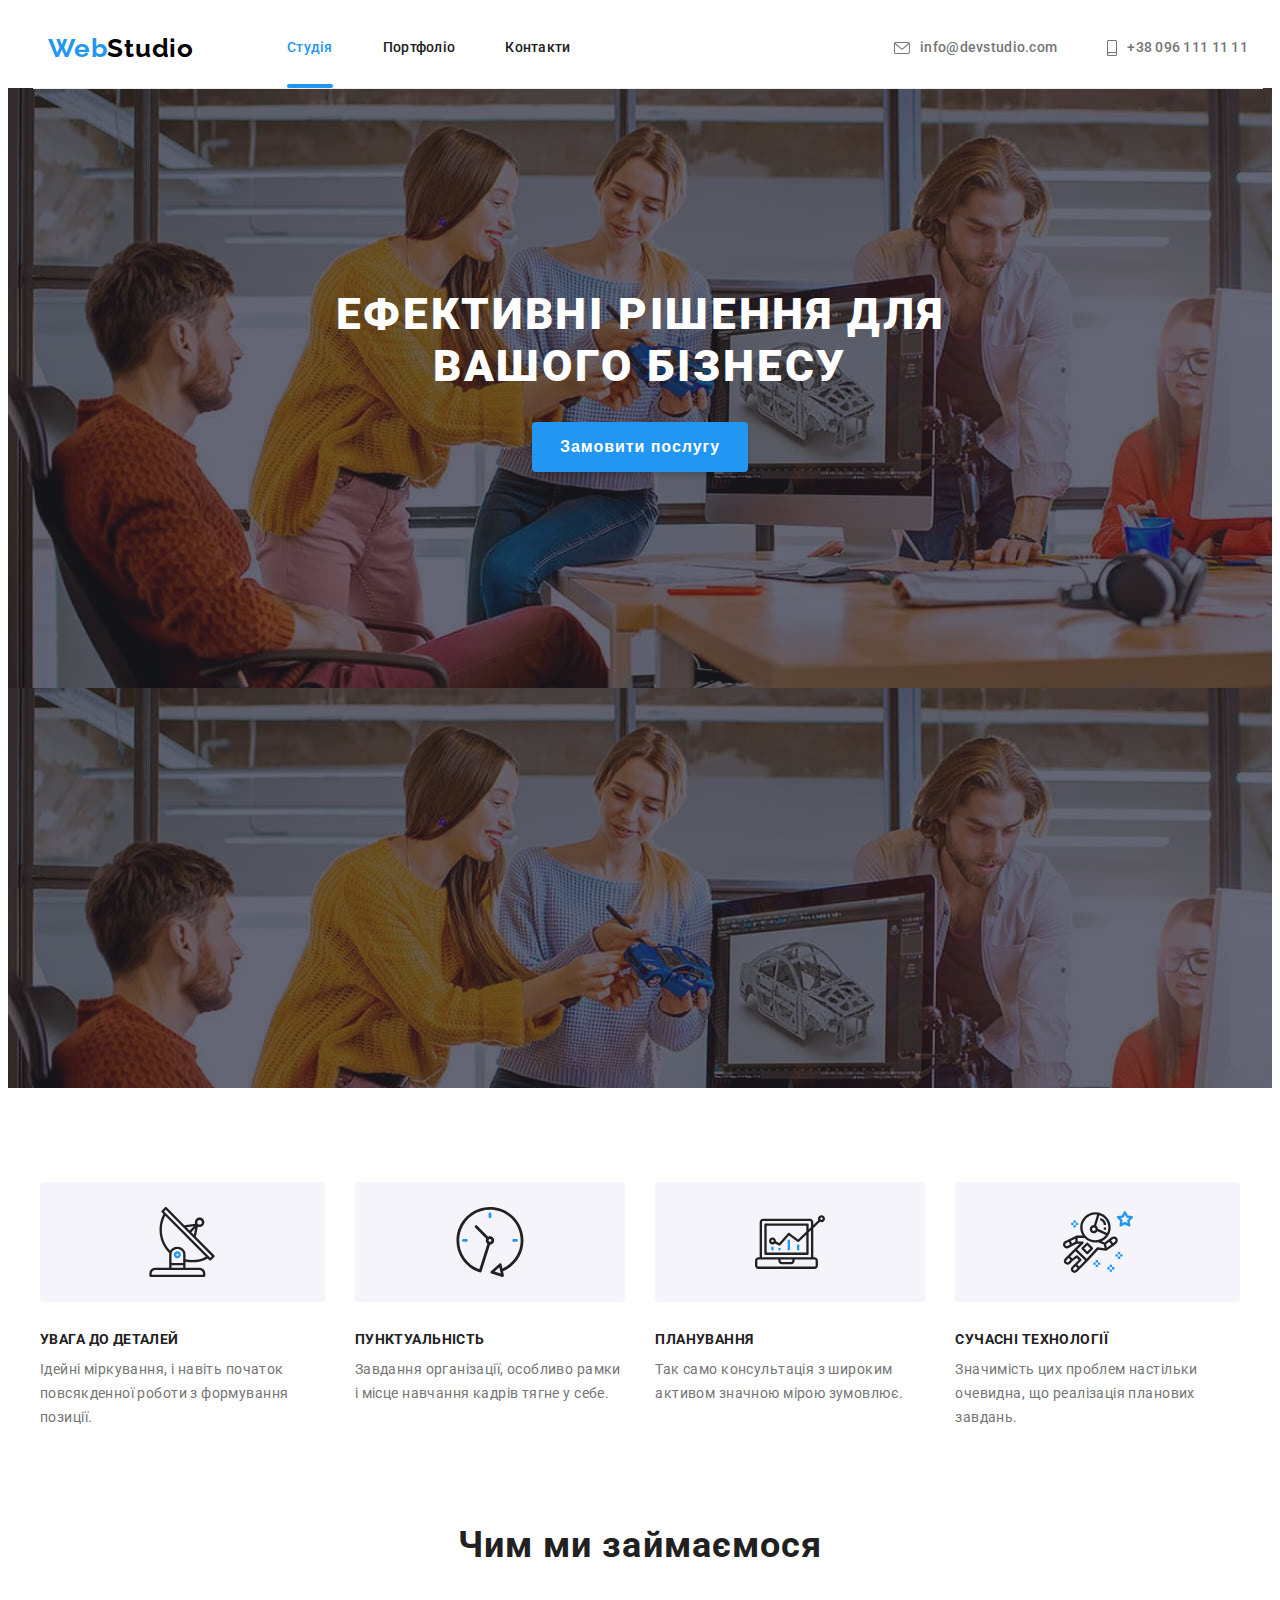
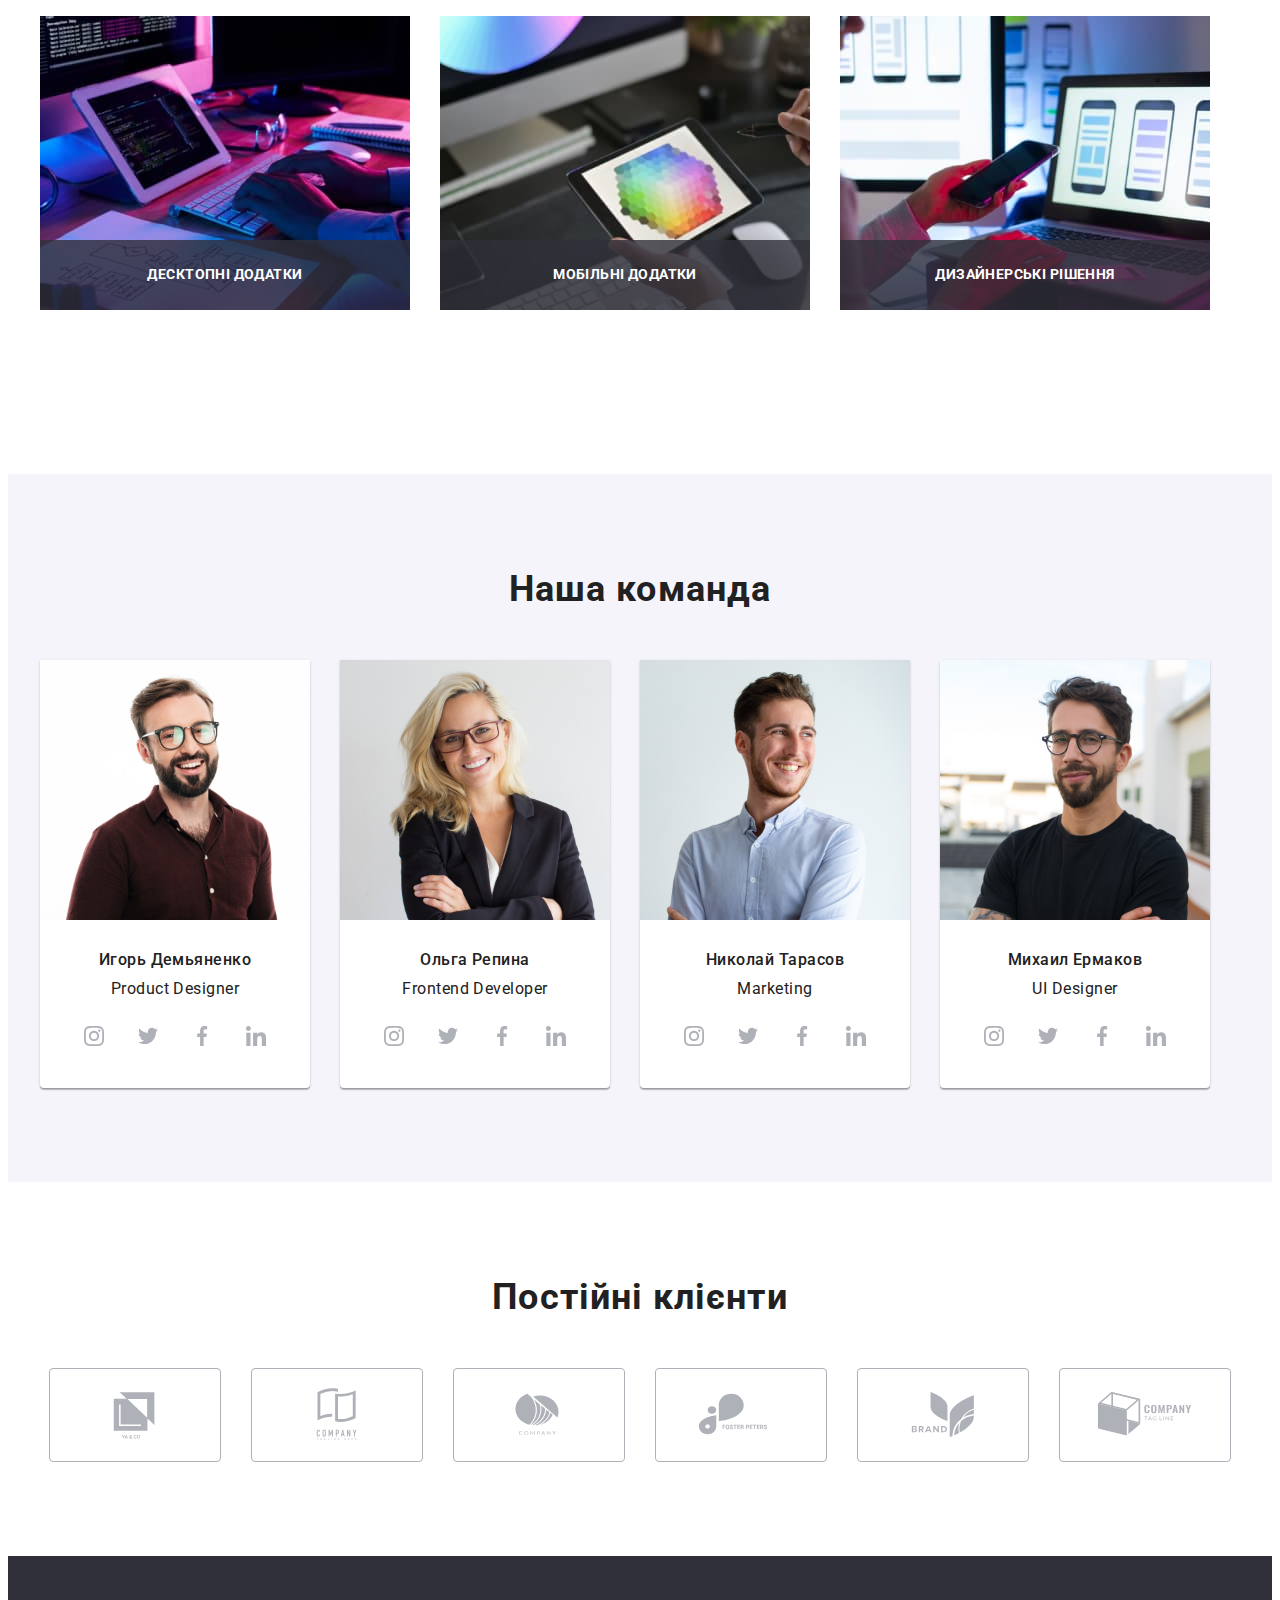
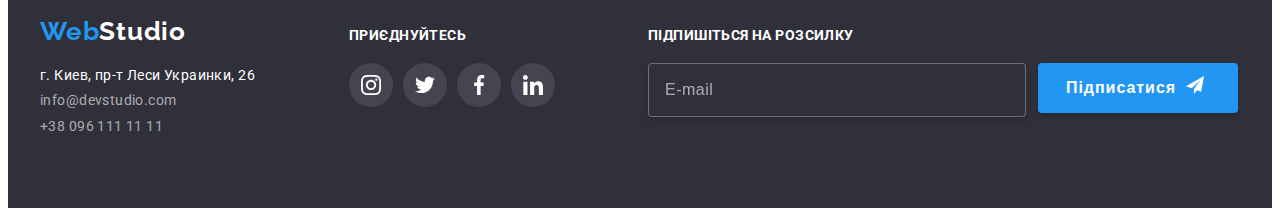
<file: index.html>
<!DOCTYPE html>
<html lang="ru">
  <head>
    <meta charset="UTF-8" />
    <meta http-equiv="X-UA-Compatible" content="IE=edge" />
    <meta name="viewport" content="width=device-width, initial-scale=1.0" />
    <title>Studio</title>
    <link rel="preconnect" href="https://fonts.googleapis.com" />
    <link rel="preconnect" href="https://fonts.gstatic.com" crossorigin />
    <link
      href="https://fonts.googleapis.com/css2?family=Raleway:wght@700&family=Roboto:wght@400;500;700;900&display=swap"
      rel="stylesheet"
    />
    <link
      rel="stylesheet"
      href="https://cdnjs.cloudflare.com/ajax/libs/modern-normalize/1.1.0/modern-normalize.min.css"
      integrity="sha512-wpPYUAdjBVSE4KJnH1VR1HeZfpl1ub8YT/NKx4PuQ5NmX2tKuGu6U/JRp5y+Y8XG2tV+wKQpNHVUX03MfMFn9Q=="
      crossorigin="anonymous"
      referrerpolicy="no-referrer"
    />
    <link rel="stylesheet" href="./css/styles.css" />
  </head>
  <body>
    <header class="header">
      <div class="container header-container">
        <nav class="header-nav">
          <a lang="en" href="" class="link logo-base logo-mar">
            <span class="logo-web">Web</span><span class="logo-Stu-header">Studio</span>
          </a>
          <ul class="header-list list">
            <li><a href="./index.html" class="header-item link choice">Студія</a></li>
            <li><a href="./portfolio.html" class="header-item link">Портфоліо</a></li>
            <li><a href="" class="header-item link">Контакти</a></li>
          </ul>
        </nav>
        <ul class="header-list list">
          <li class="header-list-item">
            <a lang="en" href="mailto:info@devstudio.com" class="header-mail link">
              <svg class="header-link-icon" width="16" height="12">
                <use href="./images/icon.svg#icon-envelope"></use></svg
              >info@devstudio.com
            </a>
          </li>
          <li class="header-list-item">
            <a lang="en" href="telto:+380961111111" class="header-tel link">
              <svg class="header-link-icon" width="10px" height="16px">
                <use href="./images/icon.svg#icon-smartphone"></use></svg
              >+38 096 111 11 11
            </a>
          </li>
        </ul>
      </div>
    </header>

    <main class="main">
      <section class="hero">
        <div class="container">
          <h1 class="hero-title">Ефективні рішення для вашого бізнесу</h1>
          <button type="button" class="hero-btn" data-modal-open>Замовити послугу</button>
        </div>
      </section>

      <section class="skill">
        <div class="container">
          <ul class="skill-list list">
            <li class="skill-item">
              <div class="skill-item-box">
                <svg class="skill-item-icon">
                  <use href="./images/icon.svg#icon-antenna"></use>
                </svg>
              </div>
              <h3 class="skill-title">Увага до деталей</h3>
              <p class="skill-after-title">
                Ідейні міркування, і навіть початок повсякденної роботи з формування позиції.
              </p>
            </li>
            <li class="skill-item">
              <div class="skill-item-box">
                <svg class="skill-item-icon">
                  <use href="./images/icon.svg#icon-clock"></use>
                </svg>
              </div>
              <h3 class="skill-title">Пунктуальність</h3>
              <p class="skill-after-title">
                Завдання організації, особливо рамки і місце навчання кадрів тягне у себе.
              </p>
            </li>
            <li class="skill-item">
              <div class="skill-item-box">
                <svg class="skill-item-icon">
                  <use href="./images/icon.svg#icon-diagram"></use>
                </svg>
              </div>
              <h3 class="skill-title">Планування</h3>
              <p class="skill-after-title">
                Так само консультація з широким активом значною мірою зумовлює.
              </p>
            </li>
            <li class="skill-item">
              <div class="skill-item-box">
                <svg class="skill-item-icon">
                  <use href="./images/icon.svg#icon-astronaut"></use>
                </svg>
              </div>
              <h3 class="skill-title">Сучасні технології</h3>
              <p class="skill-after-title">
                Значимість цих проблем настільки очевидна, що реалізація планових завдань.
              </p>
            </li>
          </ul>
        </div>
      </section>

      <section class="referral section">
        <div class="container">
          <h2 class="referral-title">Чим ми займаємося</h2>
          <ul class="referral-list list">
            <li>
              <img src="./images/example2.jpg" alt="примеры картинок" width="370" height="294" />
              <div class="referral-block">
                <p class="referral-text">Десктопні додатки</p>
              </div>
            </li>
            <li>
              <img src="./images/example3.jpg" alt="примеры картинок" width="370" height="294" />
              <div class="referral-block">
                <p class="referral-text">Мобільні додатки</p>
              </div>
            </li>
            <li>
              <img src="./images/example1.jpg" alt="примеры картинок" width="370" height="294" />
              <div class="referral-block">
                <p class="referral-text">Дизайнерські рішення</p>
              </div>
            </li>
          </ul>
        </div>
      </section>

      <section class="team section">
        <div class="container">
          <h2 class="team-title">Наша команда</h2>
          <ul class="team-list list">
            <li class="team-item">
              <img src="./images/igor.jpg" alt="фото Игорь Демьяненко" width="270" height="260" />
              <div class="team-name">
                <h3 class="team-item-title">Игорь Демьяненко</h3>
                <p class="team-item-after-title">Product Designer</p>
                <ul class="team-name-list list">
                  <li class="team-name-item">
                    <a href="" class="team-name-link link">
                      <svg class="team-name-icon" width="20" height="20">
                        <use href="./images/icon.svg#icon-instagram"></use>
                      </svg>
                    </a>
                  </li>
                  <li class="team-name-item">
                    <a href="" class="team-name-link link">
                      <svg class="team-name-icon" width="20" height="20">
                        <use href="./images/icon.svg#icon-twitter"></use>
                      </svg>
                    </a>
                  </li>
                  <li class="team-name-item">
                    <a href="" class="team-name-link link">
                      <svg class="team-name-icon" width="20" height="20">
                        <use href="./images/icon.svg#icon-facebook"></use>
                      </svg>
                    </a>
                  </li>
                  <li class="team-name-item">
                    <a href="" class="team-name-link link">
                      <svg class="team-name-icon" width="20" height="20">
                        <use href="./images/icon.svg#icon-linkedin"></use>
                      </svg>
                    </a>
                  </li>
                </ul>
              </div>
            </li>

            <li class="team-item">
              <img src="./images/olga.jpg" alt="фото Ольга Репина" width="270" height="260" />
              <div class="team-name">
                <h3 class="team-item-title">Ольга Репина</h3>
                <p class="team-item-after-title">Frontend Developer</p>
                <ul class="team-name-list list">
                  <li class="team-name-item">
                    <a href="" class="team-name-link link">
                      <svg class="team-name-icon" width="20" height="20">
                        <use href="./images/icon.svg#icon-instagram"></use>
                      </svg>
                    </a>
                  </li>
                  <li class="team-name-item">
                    <a href="" class="team-name-link link">
                      <svg class="team-name-icon" width="20" height="20">
                        <use href="./images/icon.svg#icon-twitter"></use>
                      </svg>
                    </a>
                  </li>
                  <li class="team-name-item">
                    <a href="" class="team-name-link link">
                      <svg class="team-name-icon" width="20" height="20">
                        <use href="./images/icon.svg#icon-facebook"></use>
                      </svg>
                    </a>
                  </li>
                  <li class="team-name-item">
                    <a href="" class="team-name-link link">
                      <svg class="team-name-icon" width="20" height="20">
                        <use href="./images/icon.svg#icon-linkedin"></use>
                      </svg>
                    </a>
                  </li>
                </ul>
              </div>
            </li>

            <li class="team-item">
              <img src="./images/koly.jpg" alt="фото Николай Тарасов" width="270" height="260" />
              <div class="team-name">
                <h3 class="team-item-title">Николай Тарасов</h3>
                <p class="team-item-after-title">Marketing</p>
                <ul class="team-name-list list">
                  <li class="team-name-item">
                    <a href="" class="team-name-link link">
                      <svg class="team-name-icon" width="20" height="20">
                        <use href="./images/icon.svg#icon-instagram"></use>
                      </svg>
                    </a>
                  </li>
                  <li class="team-name-item">
                    <a href="" class="team-name-link link">
                      <svg class="team-name-icon" width="20" height="20">
                        <use href="./images/icon.svg#icon-twitter"></use>
                      </svg>
                    </a>
                  </li>
                  <li class="team-name-item">
                    <a href="" class="team-name-link link">
                      <svg class="team-name-icon" width="20" height="20">
                        <use href="./images/icon.svg#icon-facebook"></use>
                      </svg>
                    </a>
                  </li>
                  <li class="team-name-item">
                    <a href="" class="team-name-link link">
                      <svg class="team-name-icon" width="20" height="20">
                        <use href="./images/icon.svg#icon-linkedin"></use>
                      </svg>
                    </a>
                  </li>
                </ul>
              </div>
            </li>

            <li class="team-item">
              <img src="./images/misha.jpg" alt="фото Михаил Ермаков" width="270" height="260" />
              <div class="team-name">
                <h3 class="team-item-title">Михаил Ермаков</h3>
                <p class="team-item-after-title">UI Designer</p>
                <ul class="team-name-list list">
                  <li class="team-name-item">
                    <a href="" class="team-name-link link">
                      <svg class="team-name-icon" width="20" height="20">
                        <use href="./images/icon.svg#icon-instagram"></use>
                      </svg>
                    </a>
                  </li>
                  <li class="team-name-item">
                    <a href="" class="team-name-link link">
                      <svg class="team-name-icon" width="20" height="20">
                        <use href="./images/icon.svg#icon-twitter"></use>
                      </svg>
                    </a>
                  </li>
                  <li class="team-name-item">
                    <a href="" class="team-name-link link">
                      <svg class="team-name-icon" width="20" height="20">
                        <use href="./images/icon.svg#icon-facebook"></use>
                      </svg>
                    </a>
                  </li>
                  <li class="team-name-item">
                    <a href="" class="team-name-link link">
                      <svg class="team-name-icon" width="20" height="20">
                        <use href="./images/icon.svg#icon-linkedin"></use>
                      </svg>
                    </a>
                  </li>
                </ul>
              </div>
            </li>
          </ul>
        </div>
      </section>

      <section class="customers section">
        <div class="container">
          <h2 class="team-title">Постійні клієнти</h2>
          <ul class="customers-list list">
            <li class="customers-item">
              <a href="" class="customers-link link">
                <svg class="customers-icon">
                  <use href="./images/icon.svg#icon-Logo-1"></use>
                </svg>
              </a>
            </li>
            <li class="customers-item">
              <a href="" class="customers-link">
                <svg class="customers-icon">
                  <use href="./images/icon.svg#icon-Logo-2"></use>
                </svg>
              </a>
            </li>
            <li class="customers-item">
              <a href="" class="customers-link">
                <svg class="customers-icon">
                  <use href="./images/icon.svg#icon-Logo-3"></use>
                </svg>
              </a>
            </li>
            <li class="customers-item">
              <a href="" class="customers-link">
                <svg class="customers-icon">
                  <use href="./images/icon.svg#icon-Logo-4"></use>
                </svg>
              </a>
            </li>
            <li class="customers-item">
              <a href="" class="customers-link">
                <svg class="customers-icon">
                  <use href="./images/icon.svg#icon-Logo-5"></use>
                </svg>
              </a>
            </li>
            <li class="customers-item">
              <a href="" class="customers-link">
                <svg class="customers-icon">
                  <use href="./images/icon.svg#icon-Logo-6"></use>
                </svg>
              </a>
            </li>
          </ul>
        </div>
      </section>
    </main>

    <footer class="footer">
      <div class="container footer-container">
        <div class="footer-block-adres">
          <a lang="en" href="" class="footer-logo link logo-base">
            <span class="logo-web">Web</span><span class="logo-Stu-footer">Studio</span>
          </a>
          <address class="footer-addres list">
            <p>г. Киев, пр-т Леси Украинки, 26</p>
            <ul class="footer-list list">
              <li class="footer-addres-list">
                <a
                  lang="en"
                  href="mailto:info@devstudio.com"
                  class="footer-addres-contact footer-mail link"
                  >info@devstudio.com
                </a>
              </li>
              <li>
                <a lang="en" href="telto:+380961111111" class="footer-addres-contact link"
                  >+38 096 111 11 11
                </a>
              </li>
            </ul>
          </address>
        </div>
        <div class="footer-soc">
          <h3 class="footer-title">приєднуйтесь</h3>
          <ul class="footer-soc-list list">
            <li class="footer-soc-item">
              <a href="" class="footer-soc-link">
                <svg class="footer-soc-icon" width="20" height="20">
                  <use href="./images/icon.svg#icon-instagram"></use>
                </svg>
              </a>
            </li>
            <li class="footer-soc-item">
              <a href="" class="footer-soc-link">
                <svg class="footer-soc-icon" width="20" height="20">
                  <use href="./images/icon.svg#icon-twitter"></use>
                </svg>
              </a>
            </li>
            <li class="footer-soc-item">
              <a href="" class="footer-soc-link">
                <svg class="footer-soc-icon" width="20" height="20">
                  <use href="./images/icon.svg#icon-facebook"></use>
                </svg>
              </a>
            </li>
            <li class="footer-soc-item">
              <a href="" class="footer-soc-link">
                <svg class="footer-soc-icon" width="20" height="20">
                  <use href="./images/icon.svg#icon-linkedin"></use>
                </svg>
              </a>
            </li>
          </ul>
        </div>
        <form>
          <div class="mailing">
            <h3 class="mailing-title">Підпишіться на розсилку</h3>
            <div class="mailing-box">
              <input type="email" name="user-mail" class="mailing-input" placeholder="E-mail" />
              <button type="submit" class="btn-mailing">
                Підписатися
                <svg class="mailing-icon">
                  <use href="./images/icon.svg#icon-send" width="18" height="18"></use>
                </svg>
              </button>
            </div>
          </div>
        </form>
      </div>
    </footer>
    <div class="backdrop is-hidden" data-modal>
      <div class="modal">
        <button type="button" class="btn-close" data-modal-close>
          <svg width="18" height="18">
            <use href="./images/icon.svg#icon-close"></use>
          </svg>
        </button>
        <p class="modal-title">Залиште свої дані, ми вам передзвонимо</p>
        <form class="modal-form">
          <div class="input-field">
            <label class="input-title">Ім'я</label>
            <div class="input-wrap">
              <input type="text" class="form-input" name="user-name" placeholder=" " required />
              <svg class="input-icon">
                <use href="./images/icon.svg#icon-person" width="18" height="18"></use>
              </svg>
            </div>
          </div>
          <div class="input-field">
            <label class="input-title">Телефон</label>
            <div class="input-wrap">
              <input type="text" class="form-input" name="user-fhone" placeholder=" " required />
              <svg class="input-icon">
                <use href="./images/icon.svg#icon-phone" width="18" height="18"></use>
              </svg>
            </div>
          </div>
          <div class="input-field">
            <label class="input-title">Пошта</label>
            <div class="input-wrap">
              <input type="text" class="form-input" name="user-mail" placeholder=" " required />
              <svg class="input-icon">
                <use href="./images/icon.svg#icon-email" width="18" height="18"></use>
              </svg>
            </div>
          </div>
          <label>
            <span class="input-title">Коментар</span>
            <textarea
              name="input-user"
              id="input-user"
              class="coment-input"
              placeholder="Введіть текст"
            ></textarea>
          </label>

          <div class="checkbox-box">
            <input
              type="checkbox"
              class="input-check visually-hidden"
              name="user-policy"
              value="true"
              id="user-policy"
            />
            <label for="user-policy" class="check-text">
              <span class="checkbox-icon">
                <svg class="check-icon">
                  <use href="./images/icon.svg#icon-check"></use>
                </svg> </span
              >Погоджуюся з розсилкою та приймаю
              <a href="" class="check-link">Умови договору</a>
            </label>
          </div>
          <button type="submit" class="btn-submit">Відправити</button>
        </form>
      </div>
    </div>
    <script src="./js/modal.js"></script>
  </body>
</html>
</file>
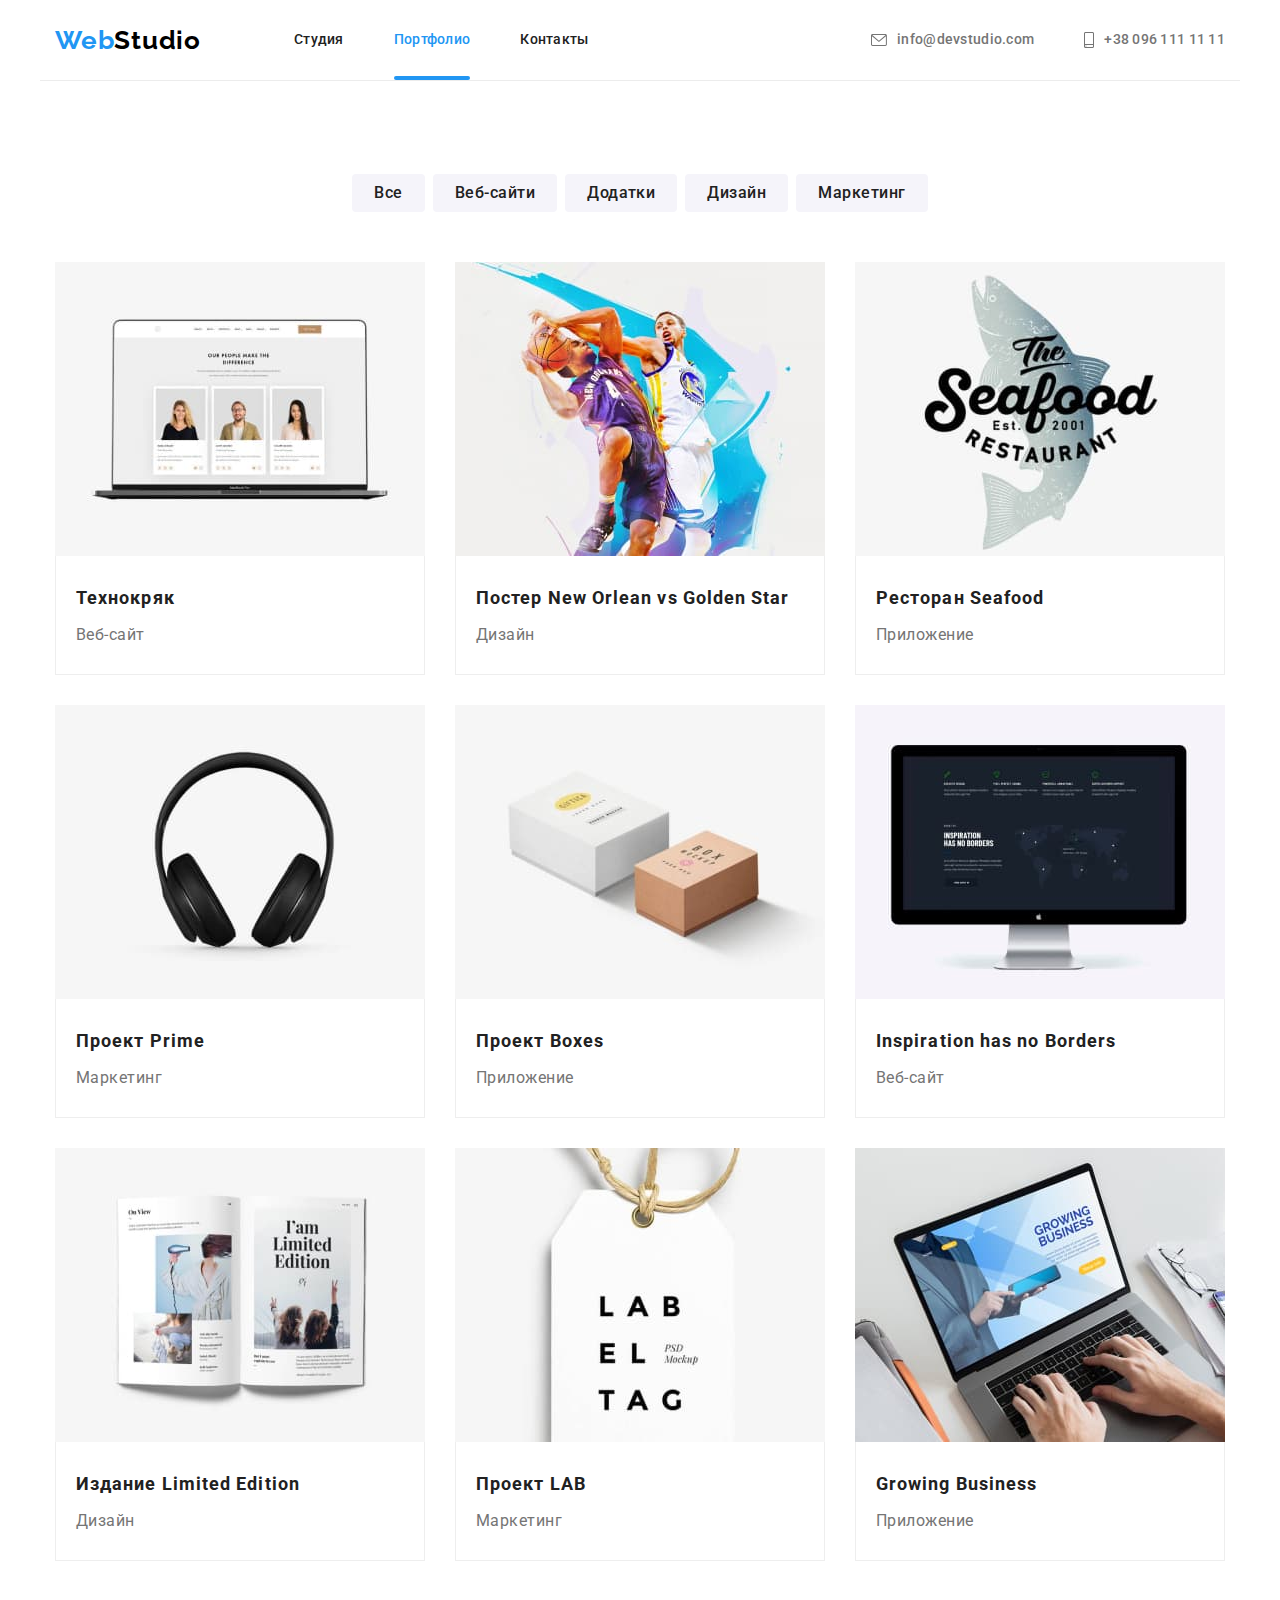
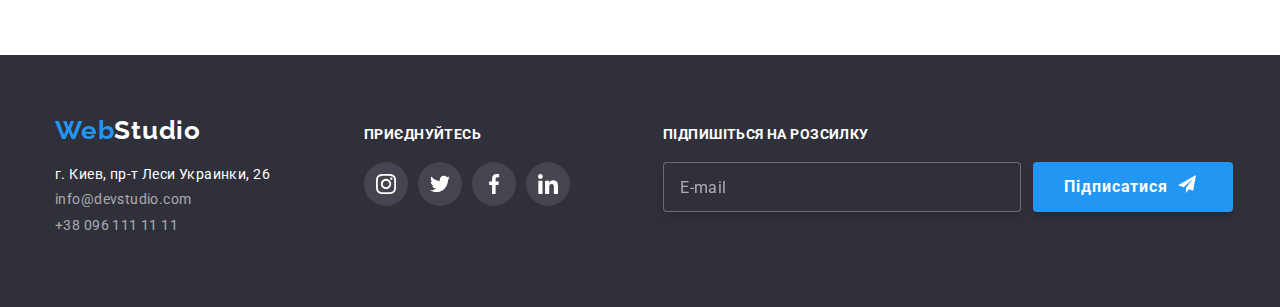
<file: portfolio.html>
<!DOCTYPE html>
<html lang="ru">
  <head>
    <meta charset="UTF-8" />
    <meta http-equiv="X-UA-Compatible" content="IE=edge" />
    <meta name="viewport" content="width=device-width, initial-scale=1.0" />
    <title>Studio</title>
    <link rel="preconnect" href="https://fonts.googleapis.com" />
    <link rel="preconnect" href="https://fonts.gstatic.com" crossorigin />
    <link
      href="https://fonts.googleapis.com/css2?family=Raleway:wght@700&family=Roboto:wght@400;500;700;900&display=swap"
      rel="stylesheet"
    />
    <link
      rel="stylesheet"
      href="https://cdnjs.cloudflare.com/ajax/libs/modern-normalize/1.1.0/modern-normalize.css"
      integrity="sha512-Y0MM+V6ymRKN2zStTqzQ227DWhhp4Mzdo6gnlRnuaNCbc+YN/ZH0sBCLTM4M0oSy9c9VKiCvd4Jk44aCLrNS5Q=="
      crossorigin="anonymous"
      referrerpolicy="no-referrer"
    />
    <link rel="stylesheet" href="./css/styles.css" />
  </head>
  <body>
    <header class="header">
      <div class="container">
        <nav class="header-nav">
          <a lang="en" href="" class="link logo-base"
            ><span class="logo-web">Web</span><span class="logo-Stu-header">Studio</span></a
          >
          <ul class="header-list list">
            <li><a href="./index.html" class="header-item link">Студия</a></li>
            <li><a href="./portfolio.html" class="header-item link choice">Портфолио</a></li>
            <li><a href="" class="header-item link">Контакты</a></li>
          </ul>
        </nav>
        <ul class="header-list list">
          <li class="header-list-item">
            <a lang="en" href="mailto:info@devstudio.com" class="header-mail link">
              <svg class="header-link-icon" width="16" height="12">
                <use href="./images/icon.svg#icon-envelope"></use></svg
              >info@devstudio.com</a
            >
          </li>
          <li class="header-list-item">
            <a lang="en" href="telto:+380961111111" class="header-tel link">
              <svg class="header-link-icon" width="10px" height="16px">
                <use href="./images/icon.svg#icon-smartphone"></use></svg
              >+38 096 111 11 11
            </a>
          </li>
        </ul>
      </div>
    </header>
    <main class="main">
      <section class="section">
        <div class="container">
          <ul class="portfolio-list list">
            <li><button type="button" class="portfolio-list-btn">Все</button></li>
            <li><button type="button" class="portfolio-list-btn">Веб-сайти</button></li>
            <li><button type="button" class="portfolio-list-btn">Додатки</button></li>
            <li><button type="button" class="portfolio-list-btn">Дизайн</button></li>
            <li><button type="button" class="portfolio-list-btn">Маркетинг</button></li>
          </ul>

          <ul class="portfolio-list-pic list">
            <li class="portfolio-list-block">
              <a href="" class="portfolio-link-title link">
                <div class="portfolio-link-block">
                  <img src="./images/portfolio1.jpg" alt="notebook" width="370" height="294" />
                  <p class="portfolio-link-text">
                    Ресурс пропонує комплексні пропозиції з різним рівнем функціоналу та сервісів.
                    Все це дозволить відвідувачу отримати вичерпні відомості про компанію чи
                    приватну особу.
                  </p>
                </div>
                <div class="container-title">
                  <h2 class="portfolio-list-title list">Технокряк</h2>
                  <p class="portfolio-list-after-title">Веб-сайт</p>
                </div>
              </a>
            </li>
            <li class="portfolio-list-block">
              <a href="" class="portfolio-link-title link">
                <div class="portfolio-link-block">
                  <img src="./images/portfolio2.jpg" alt="poster" width="370" height="294" />
                  <p class="portfolio-link-text">
                    Ресурс пропонує комплексні пропозиції з різним рівнем функціоналу та сервісів.
                    Все це дозволить відвідувачу отримати вичерпні відомості про компанію чи
                    приватну особу.
                  </p>
                </div>
                <div class="container-title">
                  <h2 class="portfolio-list-title">Постер New Orlean vs Golden Star</h2>
                  <p class="portfolio-list-after-title">Дизайн</p>
                </div>
              </a>
            </li>
            <li class="portfolio-list-block">
              <a href="" class="portfolio-link-title link">
                <div class="portfolio-link-block">
                  <img
                    src="./images/portfolio3.jpg"
                    alt="restaurant logo"
                    width="370"
                    height="294"
                  />
                  <p class="portfolio-link-text">
                    Ресурс пропонує комплексні пропозиції з різним рівнем функціоналу та сервісів.
                    Все це дозволить відвідувачу отримати вичерпні відомості про компанію чи
                    приватну особу.
                  </p>
                </div>
                <div class="container-title">
                  <h2 class="portfolio-list-title">Ресторан Seafood</h2>
                  <p class="portfolio-list-after-title">Приложение</p>
                </div>
              </a>
            </li>
            <li class="portfolio-list-block">
              <a href="" class="portfolio-link-title link">
                <div class="portfolio-link-block">
                  <img src="./images/portfolio4.jpg" alt="headphones" width="370" height="294" />
                  <p class="portfolio-link-text">
                    Ресурс пропонує комплексні пропозиції з різним рівнем функціоналу та сервісів.
                    Все це дозволить відвідувачу отримати вичерпні відомості про компанію чи
                    приватну особу.
                  </p>
                </div>
                <div class="container-title">
                  <h2 class="portfolio-list-title">Проект Prime</h2>
                  <p class="portfolio-list-after-title">Маркетинг</p>
                </div>
              </a>
            </li>
            <li class="portfolio-list-block">
              <a href="" class="portfolio-link-title link">
                <div class="portfolio-link-block">
                  <img src="./images/portfolio5.jpg" alt="boxes" width="370" height="294" />
                  <p class="portfolio-link-text">
                    Ресурс пропонує комплексні пропозиції з різним рівнем функціоналу та сервісів.
                    Все це дозволить відвідувачу отримати вичерпні відомості про компанію чи
                    приватну особу.
                  </p>
                </div>
                <div class="container-title">
                  <h2 class="portfolio-list-title">Проект Boxes</h2>
                  <p class="portfolio-list-after-title">Приложение</p>
                </div>
              </a>
            </li>
            <li class="portfolio-list-block">
              <a href="" class="portfolio-link-title link">
                <div class="portfolio-link-block">
                  <img src="./images/portfolio6.jpg" alt="monitor" width="370" height="294" />
                  <p class="portfolio-link-text">
                    Ресурс пропонує комплексні пропозиції з різним рівнем функціоналу та сервісів.
                    Все це дозволить відвідувачу отримати вичерпні відомості про компанію чи
                    приватну особу.
                  </p>
                </div>
                <div class="container-title">
                  <h2 class="portfolio-list-title">Inspiration has no Borders</h2>
                  <p class="portfolio-list-after-title">Веб-сайт</p>
                </div>
              </a>
            </li>
            <li class="portfolio-list-block">
              <a href="" class="portfolio-link-title link">
                <div class="portfolio-link-block">
                  <img src="./images/portfolio7.jpg" alt="book" width="370" height="294" />
                  <p class="portfolio-link-text">
                    Ресурс пропонує комплексні пропозиції з різним рівнем функціоналу та сервісів.
                    Все це дозволить відвідувачу отримати вичерпні відомості про компанію чи
                    приватну особу.
                  </p>
                </div>
                <div class="container-title">
                  <h2 class="portfolio-list-title">Издание Limited Edition</h2>
                  <p class="portfolio-list-after-title">Дизайн</p>
                </div>
              </a>
            </li>
            <li class="portfolio-list-block">
              <a href="" class="portfolio-link-title link">
                <div class="portfolio-link-block">
                  <img src="./images/portfolio8.jpg" alt="project LAB" width="370" height="294" />
                  <p class="portfolio-link-text">
                    Ресурс пропонує комплексні пропозиції з різним рівнем функціоналу та сервісів.
                    Все це дозволить відвідувачу отримати вичерпні відомості про компанію чи
                    приватну особу.
                  </p>
                </div>
                <div class="container-title">
                  <h2 class="portfolio-list-title">Проект LAB</h2>
                  <p class="portfolio-list-after-title">Маркетинг</p>
                </div>
              </a>
            </li>
            <li class="portfolio-list-block">
              <a href="" class="portfolio-link-title link">
                <div class="portfolio-link-block">
                  <img src="./images/portfolio9.jpg" alt="notebook" width="370" height="294" />
                  <p class="portfolio-link-text">
                    Ресурс пропонує комплексні пропозиції з різним рівнем функціоналу та сервісів.
                    Все це дозволить відвідувачу отримати вичерпні відомості про компанію чи
                    приватну особу.
                  </p>
                </div>
                <div class="container-title">
                  <h2 class="portfolio-list-title">Growing Business</h2>
                  <p class="portfolio-list-after-title">Приложение</p>
                </div>
              </a>
            </li>
          </ul>
        </div>
      </section>
    </main>
    <footer class="footer">
      <div class="container footer-container">
        <div class="footer-block-adres">
          <a lang="en" href="" class="footer-logo link logo-base">
            <span class="logo-web">Web</span><span class="logo-Stu-footer">Studio</span>
          </a>
          <address class="footer-addres list">
            <p>г. Киев, пр-т Леси Украинки, 26</p>
            <ul class="footer-list list">
              <li class="footer-addres-list">
                <a
                  lang="en"
                  href="mailto:info@devstudio.com"
                  class="footer-addres-contact footer-mail link"
                  >info@devstudio.com
                </a>
              </li>
              <li>
                <a lang="en" href="telto:+380961111111" class="footer-addres-contact link"
                  >+38 096 111 11 11
                </a>
              </li>
            </ul>
          </address>
        </div>
        <div class="footer-soc">
          <h3 class="footer-title">приєднуйтесь</h3>
          <ul class="footer-soc-list list">
            <li class="footer-soc-item">
              <a href="" class="footer-soc-link">
                <svg class="footer-soc-icon" width="20" height="20">
                  <use href="./images/icon.svg#icon-instagram"></use>
                </svg>
              </a>
            </li>
            <li class="footer-soc-item">
              <a href="" class="footer-soc-link">
                <svg class="footer-soc-icon" width="20" height="20">
                  <use href="./images/icon.svg#icon-twitter"></use>
                </svg>
              </a>
            </li>
            <li class="footer-soc-item">
              <a href="" class="footer-soc-link">
                <svg class="footer-soc-icon" width="20" height="20">
                  <use href="./images/icon.svg#icon-facebook"></use>
                </svg>
              </a>
            </li>
            <li class="footer-soc-item">
              <a href="" class="footer-soc-link">
                <svg class="footer-soc-icon" width="20" height="20">
                  <use href="./images/icon.svg#icon-linkedin"></use>
                </svg>
              </a>
            </li>
          </ul>
        </div>
          <form>
          <div class="mailing">
            <h3 class="mailing-title">Підпишіться на розсилку</h3>
            <div class="mailing-box">
              <input type="email" name="user-mail" class="mailing-input" placeholder="E-mail" />
              <button type="submit" class="btn-mailing">
                Підписатися
                <svg class="mailing-icon">
                  <use href="./images/icon.svg#icon-send" width="18" height="18"></use>
                </svg>
              </button>
            </div>
          </div>
        </form>
      </div>
    </footer>
  </body>
</html>
</file>
<file: css/styles.css>
:root {
  --main-color-blue: #2196f3;
  --main-color-grey: #757575;
  --main-color-white: #ffffff;
  --main-cubic: cubic-bezier(0.4, 0, 0.2, 1);
}

body {
  font-family: 'Roboto', sans-serif;
  color: #212121;
}

p,
h1,
h2,
h3,
h4,
h5,
h6 {
  margin: 0;
}

ul {
  margin: 0;
  padding-left: 0;
}

button {
  cursor: pointer;
  border: none;
}

img {
  display: block;
}

.list {
  list-style: none;
}

.link {
  text-decoration: none;
}

.container {
  width: 1200px;
  padding-left: 15px;
  padding-right: 15px;
  margin: 0 auto;
}

.section {
  padding-top: 94px;
  padding-bottom: 94px;
}

.visually-hidden {
  position: absolute;
  white-space: nowrap;
  width: 1px;
  height: 1px;
  overflow: hidden;
  border: 0;
  padding: 0;
  clip: rect(0 0 0 0);
  clip-path: inset(50%);
  margin: -1px;
}

:active,
:hover,
:focus {
  outline: 0;
  outline-offset: 0;
}

/* -----------HEADER------------- */

.header {
  position: fixed;
  width: 100%;
  z-index: 10;
  margin: auto 0;
}

header .container {
  background-color: var(--main-color-white);
  border-bottom: 1px solid #ececec;
  display: flex;
  align-items: center;
}

.logo-base {
  font-family: 'Raleway';
  font-weight: 700;
  font-size: 26px;
  line-height: 1.19;
  letter-spacing: 0.03em;
}

.logo-web {
  color: var(--main-color-blue);
}

.logo-Stu-header {
  color: #000000;
}

.header-nav {
  display: flex;
  align-items: center;
}

.logo-base {
  margin-right: 93px;
}

.header-list {
  display: flex;
  column-gap: 50px;
  margin-left: auto;
}

.header-item {
  position: relative;
  font-weight: 500;
  font-size: 14px;
  line-height: 1.14;
  letter-spacing: 0.02em;
  color: inherit;
  padding: 32px 0;
  display: block;
  transition: color 250ms cubic-bezier(0.4, 0, 0.2, 1);
}

.header-item.link.choice::after {
  content: '';
  position: absolute;
  display: block;
  left: 0;
  bottom: 0;
  width: 100%;
  height: 4px;
  border-radius: 2px;
  background: #2196f3;
}

.header-item:hover,
.header-item:focus {
  color: var(--main-color-blue);
}

.choice {
  color: var(--main-color-blue);
}

.header-list-nav {
  margin-left: auto;
}

.header-list-item {
  display: flex;
  background-color: transparent;
  font: var(--main-color-grey);
}

.header-link-icon {
  margin-right: 10px;
  fill: currentColor;
}

.header-link-icon:hover,
.header-link-icon:focus {
  fill: var(--main-color-blue);
}

.header-mail,
.header-tel {
  display: flex;
  align-items: center;
  font-weight: 500;
  font-size: 14px;
  line-height: 1.14;
  letter-spacing: 0.02em;
  color: var(--main-color-grey);
  padding-top: 32px;
  padding-bottom: 32px;
  transition: color 250ms cubic-bezier(0.4, 0, 0.2, 1);
}

.header-mail:hover,
.header-mail:focus,
.header-tel:hover,
.header-tel:focus {
  color: var(--main-color-blue);
}

.main {
  padding-top: 80px;
}

/* -----------HERO------------- */

.hero {
  background-image: linear-gradient(rgba(47, 48, 58, 0.4), rgba(47, 48, 58, 0.4)),
    url(../images/Img-header.jpg);
  max-width: 1600px;
  height: 600px;
  padding: 200px 0;
  margin: 0 auto;
}

.hero-title {
  font-weight: 900;
  font-size: 44px;
  line-height: 1.36x;
  text-align: center;
  letter-spacing: 0.06em;
  text-transform: uppercase;
  color: var(--main-color-white);
  margin: 0 auto 30px;
  width: 696px;
}

.hero-btn {
  font-weight: 700;
  font-size: 16px;
  line-height: 1.88;
  display: flex;
  align-items: center;
  justify-content: center;
  letter-spacing: 0.06em;
  min-width: 216px;
  height: 50px;
  color: var(--main-color-white);
  background-color: var(--main-color-blue);
  box-shadow: 0px 4px 4px rgba(0, 0, 0, 0.15);
  border-radius: 4px;
  margin: 0 auto;
  transition: background-color 250ms cubic-bezier(0.4, 0, 0.2, 1);
}

.hero-btn:hover,
.hero-btn:focus {
  background-color: #188ce8;
}

/* -----------SCILL------------- */

.skill {
  padding-top: 94px;
}

.skill-list {
  display: flex;
  justify-content: start;
  column-gap: 30px;
}

.skill-item {
  min-width: 270px;
}

.skill-item-box {
  display: flex;
  height: 120px;
  background-color: #f5f4fa;
  border-radius: 4px;
  justify-content: center;
  align-items: center;
  margin-bottom: 30px;
}

.skill-item-icon {
  width: 70px;
  height: 70px;
}

.skill-title {
  font-weight: 700;
  font-size: 14px;
  line-height: 1.14;
  letter-spacing: 0.03em;
  text-transform: uppercase;
  margin-bottom: 10px;
}

.skill-after-title {
  font-size: 14px;
  line-height: 1.71;
  letter-spacing: 0.03em;
  color: var(--main-color-grey);
}

/* -----------REFERRAL------------- */

.referral-title {
  font-weight: 700;
  font-size: 36px;
  line-height: 1.17;
  text-align: center;
  letter-spacing: 0.03em;
  margin-bottom: 50px;
}

.referral-list {
  display: flex;
  column-gap: 30px;
}

.referral-block {
  width: 370px;
  height: 70px;
  background: rgba(47, 48, 58, 0.8);
  position: relative;
  top: -70px;
}

.referral-text {
  font-weight: 700;
  font-size: 14px;
  line-height: 1.14;
  text-align: center;
  letter-spacing: 0.03em;
  text-transform: uppercase;
  color: #ffffff;
  padding: 27px;
}

/* -----------TEAM------------- */

.team {
  background-color: #f5f4fa;
}

.team-item {
  background: var(--main-color-white);
  box-shadow: 0px 1px 3px rgba(0, 0, 0, 0.12), 0px 1px 1px rgba(0, 0, 0, 0.14),
    0px 2px 1px rgba(0, 0, 0, 0.2);
  border-radius: 0px 0px 4px 4px;
}

.team-title {
  font-weight: 700;
  font-size: 36px;
  line-height: 1.17x;
  text-align: center;
  letter-spacing: 0.03em;
  margin-bottom: 50px;
}

.team-list {
  display: flex;
  column-gap: 30px;
}

.team-name {
  padding: 30px 15px;
}
.team-name-list {
  display: flex;
  justify-content: center;
  gap: 10px;
}

.team-name-link {
  width: 44px;
  height: 44px;
  border-radius: 50%;
  display: flex;
  justify-content: center;
  align-items: center;
  transition: background-color 250ms cubic-bezier(0.4, 0, 0.2, 1);
}

.team-name-link:hover,
.team-name-link:focus {
  background-color: #2196f3;
}

.team-name-icon {
  fill: #afb1b8;
  transition: fill 250ms cubic-bezier(0.4, 0, 0.2, 1);
}

.team-name-link:hover .team-name-icon,
.team-name-link:focus .team-name-icon {
  fill: #ffffff;
}

.team-item-title {
  font-weight: 500;
  font-size: 16px;
  line-height: 1.19;
  text-align: center;
  letter-spacing: 0.03em;
  margin-bottom: 10px;
}

.team-item-after-title {
  font-size: 16px;
  line-height: 1.19;
  text-align: center;
  letter-spacing: 0.03em;
  margin-bottom: 16px;
}

/* -----------CUSTOMERS------------- */

.customers-list {
  display: flex;
  justify-content: center;
  gap: 30px;
}

.customers-link {
  width: 170px;
  height: 92px;
  border: 1px solid #afb1b8;
  border-radius: 4px;
  display: flex;
  justify-content: center;
  align-items: center;
  transition: border 250ms cubic-bezier(0.4, 0, 0.2, 1);
}

.customers-icon {
  width: 106px;
  height: 60px;
  fill: #afb1b8;
  transition: fill 250ms cubic-bezier(0.4, 0, 0.2, 1);
}

.customers-link:hover .customers-icon,
.customers-link:focus .customers-icon {
  fill: #2196f3;
}

.customers-link:hover,
.customers-link:focus {
  border: 1px solid #2196f3;
  fill: #2196f3;
}

/* -----------FOOTER------------- */

.footer {
  background-color: #2f303a;
  padding: 60px 0;
}

.footer-logo {
  margin-bottom: 20px;
  display: block;
}

.logo-Stu-footer {
  color: var(--main-color-white);
}

.footer-container {
  display: flex;
  /* gap: 70px; */
  align-items: baseline;
}

.footer-addres {
  font-size: 14px;
  line-height: 1.17;
  letter-spacing: 0.03em;
  color: var(--main-color-white);

  display: block;
  font-style: normal;
  width: 231px;
  height: 81px;
}
.footer-list {
  margin-top: 9px;
}

.footer-addres-contact {
  font-size: 14px;
  line-height: 1.17;
  letter-spacing: 0.03em;
  color: rgba(255, 255, 255, 0.6);
  transition: color 250ms cubic-bezier(0.4, 0, 0.2, 1);
}

.footer-addres-list {
  margin-bottom: 9px;
}

.footer-addres-contact:hover,
.footer-addres-contact:focus {
  color: var(--main-color-blue);
}

.footer-soc {
  margin-left: 70px;
}

.footer-soc-list {
  display: flex;
  gap: 10px;
}

.footer-title {
  font-size: 14px;
  line-height: 1, 14;
  letter-spacing: 0.03em;
  text-transform: uppercase;
  color: var(--main-color-white);
  margin-bottom: 20px;
}

.footer-soc-link {
  width: 44px;
  height: 44px;
  border-radius: 50%;
  background-color: rgba(255, 255, 255, 0.1);
  display: flex;
  justify-content: center;
  align-items: center;
  transition: background-color 250ms cubic-bezier(0.4, 0, 0.2, 1);
}

.footer-soc-icon {
  fill: var(--main-color-white);
}

.footer-soc-link:hover,
.footer-soc-link:focus {
  background-color: var(--main-color-blue);
}

.mailing {
  margin-left: 93px;
}

.mailing-title {
  font-size: 14px;
  line-height: 1, 14;
  letter-spacing: 0.03em;
  text-transform: uppercase;
  color: var(--main-color-white);
  margin-bottom: 20px;
}

.mailing-box {
  display: flex;
}

.mailing-input {
  width: 358px;
  height: 50px;
  border: 1px solid rgba(255, 255, 255, 0.3);
  filter: drop-shadow(0px 4px 4px rgba(0, 0, 0, 0.15));
  border-radius: 4px;
  background: #2f303a;
  font-weight: 400;
  font-size: 16px;
  line-height: 1.25;
  letter-spacing: 0.03em;
  color: rgba(255, 255, 255, 0.6);
  padding-left: 16px;
}

.mailing-input::placeholder {
  font-weight: 400;
  font-size: 16px;
  line-height: 1.25;
  letter-spacing: 0.03em;
  color: rgba(255, 255, 255, 0.6);
}

.btn-mailing {
  height: 50px;
  width: 200px;
  background: #2196f3;
  box-shadow: 0px 4px 4px rgba(0, 0, 0, 0.15);
  border-radius: 4px;

  font-weight: 700;
  font-size: 16px;
  line-height: 1.88;
  display: flex;
  align-items: center;
  justify-content: center;

  letter-spacing: 0.06em;
  color: #ffffff;
  margin-left: 12px;
}

.mailing-icon {
  width: 24px;
  height: 24px;
  margin-left: 10px;
}

/* -----------MODAL------------- */

.backdrop {
  position: fixed;
  top: 0;
  width: 100%;
  height: 100%;
  background-color: rgba(0, 0, 0, 0.2);
  z-index: 20;
  transition: opacity 250ms cubic-bezier(0.4, 0, 0.2, 1),
    visibility 250ms cubic-bezier(0.4, 0, 0.2, 1);
}

.modal {
  position: absolute;
  width: 528px;
  max-height: 581px;
  background-color: var(--main-color-white);
  border-radius: 4px;
  top: 50%;
  left: 50%;
  transform: translate(-50%, -50%);
  box-shadow: 0px 1px 3px rgba(0, 0, 0, 0.12), 0px 1px 1px rgba(0, 0, 0, 0.14),
    0px 2px 1px rgba(0, 0, 0, 0.2);
  transition: transform 250ms cubic-bezier(0.4, 0, 0.2, 1),
    opacity 250ms cubic-bezier(0.4, 0, 0.2, 1), visibility 250ms cubic-bezier(0.4, 0, 0.2, 1);
  padding: 40px;
}

.btn-close {
  position: absolute;
  display: flex;
  align-items: center;
  justify-content: center;
  background-color: inherit;
  border: 1px solid rgba(0, 0, 0, 0.1);

  top: 8px;
  right: 8px;
  height: 30px;
  width: 30px;
  border-radius: 50%;
  transition: fill 250ms cubic-bezier(0.4, 0, 0.2, 1);
}

.btn-close:hover,
.btn-close:focus {
  fill: var(--main-color-blue);
}

.is-hidden {
  opacity: 0;
  visibility: hidden;
  pointer-events: none;
}

.modal-title {
  font-weight: 700;
  font-size: 20px;
  line-height: 1.15;
  text-align: center;
  letter-spacing: 0.03em;
  color: #212121;
  text-align: center;
  display: block;
  margin-bottom: 12px;
}

.input-wrap {
  position: relative;
}

.input-wrap:hover,
.input-wrap:focus,
.form-input:hover,
.form-input:focus,
.coment-input:hover,
.coment-input:focus {
  fill: var(--main-color-blue);
  border-color: var(--main-color-blue);
  cursor: pointer;
}

.form-input {
  width: 100%;
  height: 40px;
  border: 1px solid rgba(33, 33, 33, 0.2);
  border-radius: 4px;
  padding-left: 42px;
  transition: border-color 250ms cubic-bezier(0.4, 0, 0.2, 1);
}

.input-icon {
  height: 20px;
  width: 20px;
  position: absolute;
  left: 12px;
  top: 50%;
  transform: translateY(-50%);
  transition: color 250ms cubic-bezier(0.4, 0, 0.2, 1);
}

.form-input:hover + .input-icon,
.form-input:focus + .input-icon {
  fill: var(--main-color-blue);
}

.input-title {
  font-weight: 400;
  font-size: 12px;
  line-height: 1.16;
  letter-spacing: 0.01em;
  color: #757575;
  display: block;
  margin-top: 10px;
  margin-bottom: 4px;
}

.coment-input {
  width: 100%;
  height: 120px;
  border: 1px solid rgba(33, 33, 33, 0.2);
  border-radius: 4px;
  resize: none;
  padding: 12px 16px;
  transition: border-color 1250ms cubic-bezier(0.4, 0, 0.2, 1);
}

.coment-input::placeholder {
  font-weight: 400;
  font-size: 12px;
  line-height: 1.16;
  letter-spacing: 0.01em;
  color: rgba(117, 117, 117, 0.5);
}

.check-icon {
  height: 16px;
  width: 16px;
  fill: transparent;
}

.input-check:checked + .check-text span {
  background-color: var(--main-color-blue);
  border: none;
}

.input-check:checked + .check-text .check-icon {
  fill: var(--main-color-white);
  outline: none;
}

.input-check:focus + .check-text span {
  border-color: var(--main-color-blue);
}

.check-text {
  font-weight: 400;
  font-size: 14px;
  line-height: 1.71;
  letter-spacing: 0.03em;
  color: #757575;
  display: flex;
  align-items: center;
  gap: 8px;
  margin-left: 14px;
  margin-top: 20px;
  margin-bottom: 30px;
}

.check-link {
  color: var(--main-color-blue);
}

.check-text span {
  width: 16px;
  height: 15px;
  border: 2px solid #212121;
  border-radius: 3px;
  display: flex;
  align-items: center;
  justify-content: center;
  transition: background-color 250ms cubic-bezier(0.4, 0, 0.2, 1),
    border 250ms cubic-bezier(0.4, 0, 0.2, 1);
}

.btn-submit {
  font-weight: 700;
  font-size: 16px;
  line-height: 1.88;
  display: flex;
  align-items: center;
  justify-content: center;
  letter-spacing: 0.06em;
  color: var(--main-color-white);
  margin: 0 auto;
  min-width: 200px;
  height: 50px;
  background-color: var(--main-color-blue);
  box-shadow: 0px 4px 4px rgba(0, 0, 0, 0.15);
  border-radius: 4px;
  transition: background 250ms cubic-bezier(0.4, 0, 0.2, 1);
}

.btn-submit:focus,
.btn-submit:hover {
  background: #188ce8;
}

/* -----------PORTFOLIO------------- */

.portfolio-list-btn {
  font-weight: 500;
  font-size: 16px;
  line-height: 1.62;
  text-align: center;
  letter-spacing: 0.03em;
  padding: 6px 22px;
  border: none;
  color: #212121;
  background-color: #f5f4fa;
  border-radius: 4px;
  letter-spacing: 0.03em;
  transition: background-color 250ms cubic-bezier(0.4, 0, 0.2, 1),
    color 250ms cubic-bezier(0.4, 0, 0.2, 1), box-shadow 250ms cubic-bezier(0.4, 0, 0.2, 1);
}

.portfolio-list-btn:hover,
.portfolio-list-btn:focus {
  background-color: var(--main-color-blue);
  color: var(--main-color-white);
  box-shadow: 0px 3px 1px rgba(0, 0, 0, 0.1), 0px 1px 2px rgba(0, 0, 0, 0.08),
    0px 2px 2px rgba(0, 0, 0, 0.12);
}

.portfolio-list {
  display: flex;
  column-gap: 8px;
  justify-content: center;
  margin-bottom: 50px;
}

.portfolio-btn {
  width: 575px;
  margin: auto;
}

.portfolio-list-pic {
  display: flex;
  flex-wrap: wrap;
  justify-content: center;
  gap: 30px;
}

.portfolio-list-block {
  background: #ffffff;
}

.portfolio-list-block:hover .portfolio-link-text,
.portfolio-list-block:focus .portfolio-link-text {
  transform: translateY(0%);
}

.portfolio-link-block {
  position: relative;
  overflow: hidden;
}

.portfolio-link-title {
  display: block;
  transition: box-shadow 250ms cubic-bezier(0.4, 0, 0.2, 1);
}

.portfolio-list-block:hover .portfolio-link-title,
.portfolio-list-block:focus .portfolio-link-title {
  box-shadow: 0 1px 1px rgba(0, 0, 0, 0.12), 0 4px 4px rgba(0, 0, 0, 0.06),
    1px 4px 6px rgba(0, 0, 0, 0.16);
}

.portfolio-link-text {
  font-weight: 400;
  font-size: 18px;
  line-height: 1.56;
  letter-spacing: 0.03em;
  color: var(--main-color-white);

  position: absolute;
  top: 0;
  left: 0;
  height: 100%;
  padding: 24px 63px;
  background: rgba(33, 150, 243, 0.9);
  transform: translateY(100%);
  transition: transform 2250ms cubic-bezier(0.4, 0, 0.2, 1);
}

.container-title {
  padding: 24px 20px;
  border-left: 1px solid #eeeeee;
  border-right: 1px solid #eeeeee;
  border-bottom: 1px solid #eeeeee;
}

.portfolio-list-title {
  font-weight: 700;
  font-size: 18px;
  line-height: 2;
  letter-spacing: 0.06em;
  color: #212121;
  background-color: var(--main-color-white);
  margin-bottom: 4px;
}

.portfolio-list-after-title {
  font-weight: 400;
  font-size: 16px;
  line-height: 1.88;
  letter-spacing: 0.03em;
  color: var(--main-color-grey);
  background-color: var(--main-color-white);
}
</file>
